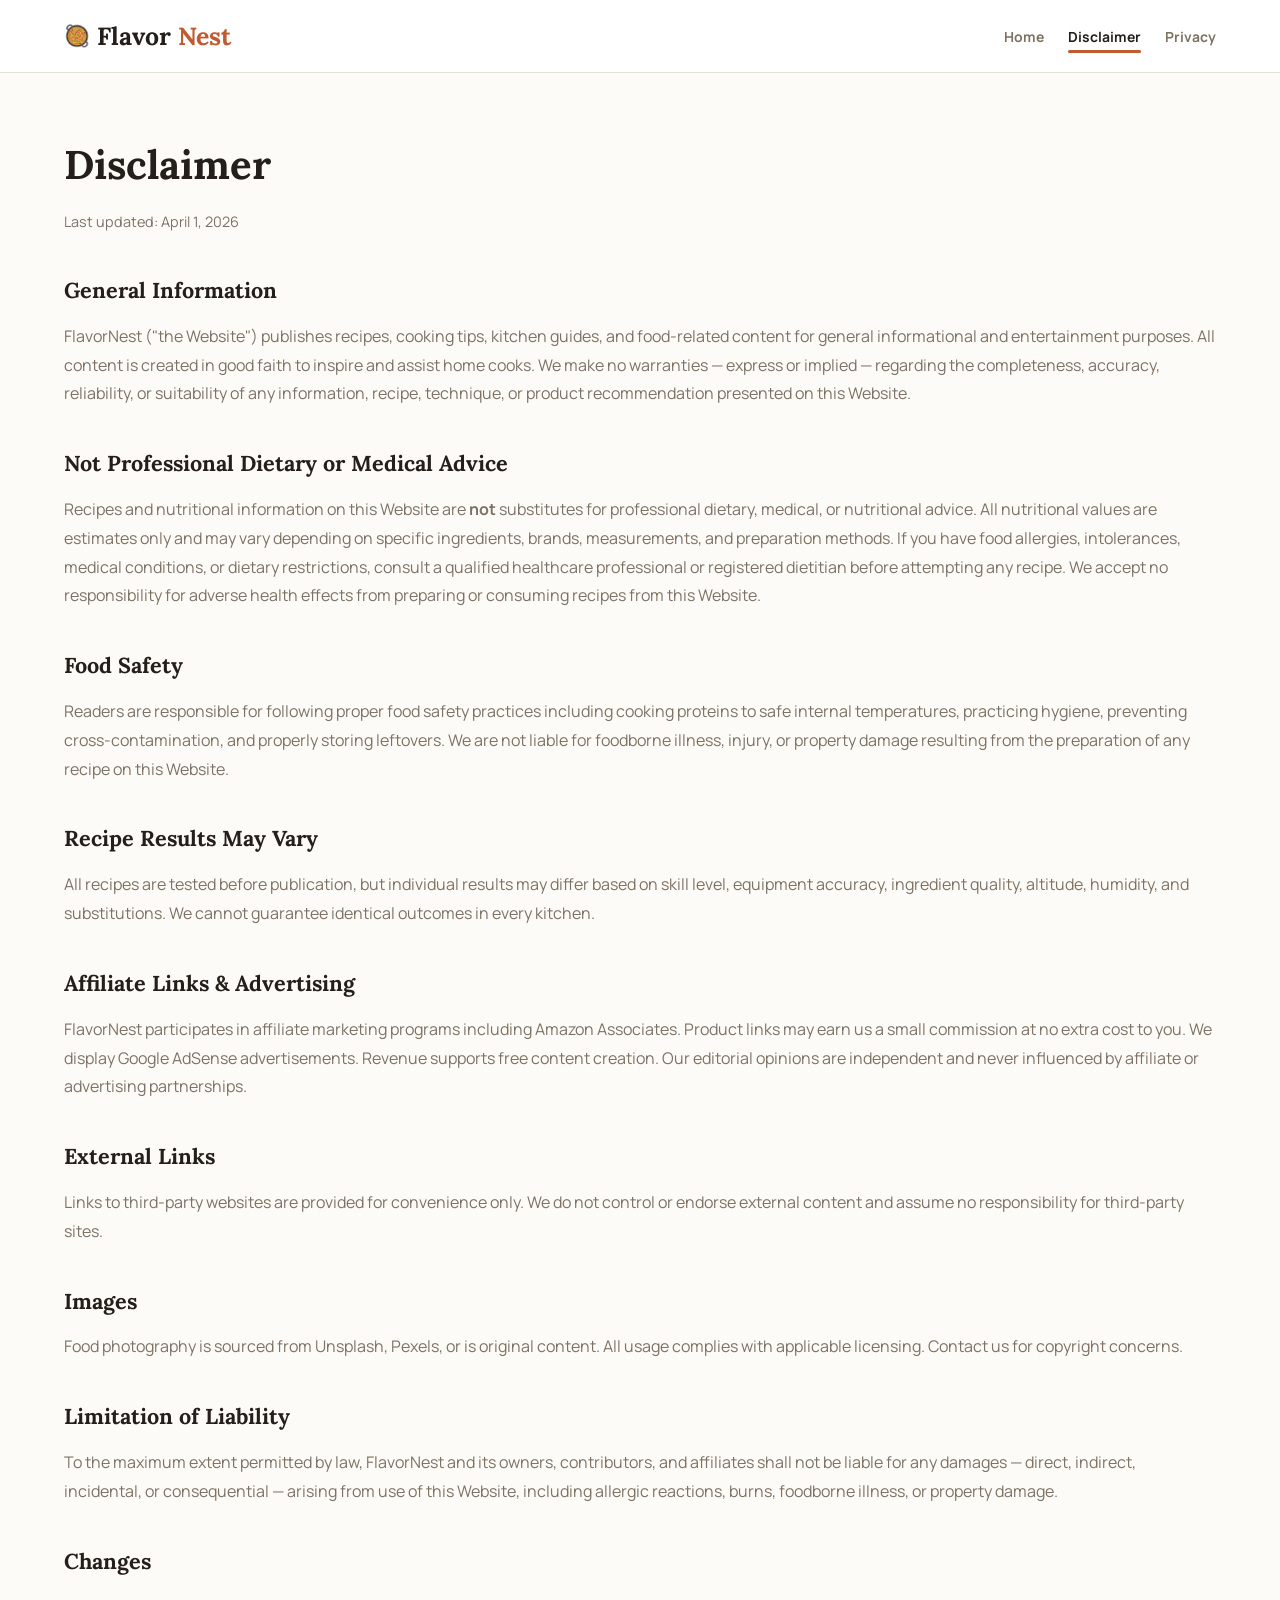
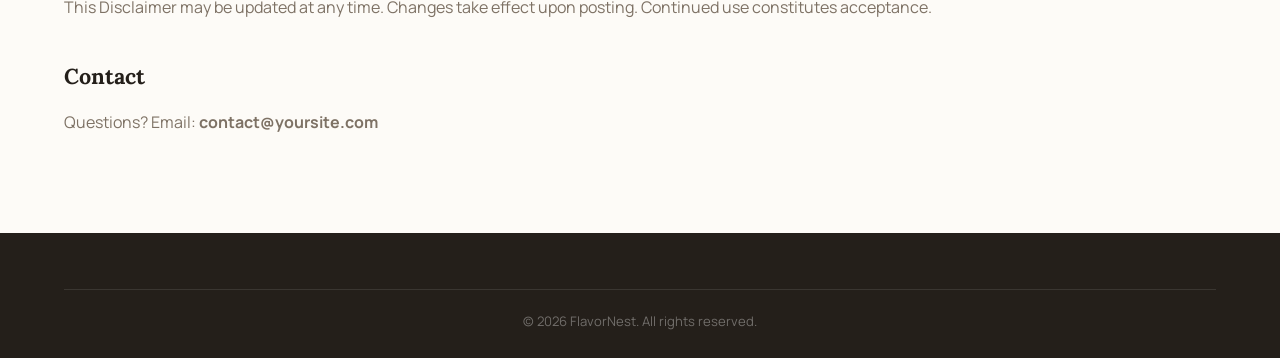
<file: public/disclaimer.html>
<!DOCTYPE html>
<html lang="en">
<head>
    <meta charset="UTF-8">
    <meta name="viewport" content="width=device-width, initial-scale=1.0">
    <meta name="description" content="Disclaimer for FlavorNest recipe website. Information about content accuracy, nutritional estimates, food safety, affiliate links, and liability.">
    <meta name="robots" content="noindex, follow">
    <title>Disclaimer — FlavorNest Recipes</title>
    <link rel="preconnect" href="https://fonts.googleapis.com">
    <link rel="preconnect" href="https://fonts.gstatic.com" crossorigin>
    <link href="https://fonts.googleapis.com/css2?family=Lora:wght@500;600;700&family=Manrope:wght@400;500;600;700;800&display=swap" rel="stylesheet">
    <link rel="stylesheet" href="style.css">
</head>
<body>

    <header class="site-hd" id="siteHd">
        <div class="container hd-row">
            <a href="index.html" class="brand-logo"><span class="brand-mark">🥘</span> Flavor<span class="brand-pop">Nest</span></a>
            <nav><ul class="site-nav" id="siteNav">
                <li><a href="index.html">Home</a></li>
                <li><a href="disclaimer.html" class="is-active">Disclaimer</a></li>
                <li><a href="privacy-policy.html">Privacy</a></li>
            </ul></nav>
            <button class="toggle" id="navToggle" aria-label="Open menu"><span></span><span></span><span></span></button>
        </div>
    </header>

    <main class="legal-sec">
        <div class="container">
            <h1>Disclaimer</h1>
            <p class="date">Last updated: April 1, 2026</p>

            <h2>General Information</h2>
            <p>FlavorNest ("the Website") publishes recipes, cooking tips, kitchen guides, and food-related content for general informational and entertainment purposes. All content is created in good faith to inspire and assist home cooks. We make no warranties — express or implied — regarding the completeness, accuracy, reliability, or suitability of any information, recipe, technique, or product recommendation presented on this Website.</p>

            <h2>Not Professional Dietary or Medical Advice</h2>
            <p>Recipes and nutritional information on this Website are <strong>not</strong> substitutes for professional dietary, medical, or nutritional advice. All nutritional values are estimates only and may vary depending on specific ingredients, brands, measurements, and preparation methods. If you have food allergies, intolerances, medical conditions, or dietary restrictions, consult a qualified healthcare professional or registered dietitian before attempting any recipe. We accept no responsibility for adverse health effects from preparing or consuming recipes from this Website.</p>

            <h2>Food Safety</h2>
            <p>Readers are responsible for following proper food safety practices including cooking proteins to safe internal temperatures, practicing hygiene, preventing cross-contamination, and properly storing leftovers. We are not liable for foodborne illness, injury, or property damage resulting from the preparation of any recipe on this Website.</p>

            <h2>Recipe Results May Vary</h2>
            <p>All recipes are tested before publication, but individual results may differ based on skill level, equipment accuracy, ingredient quality, altitude, humidity, and substitutions. We cannot guarantee identical outcomes in every kitchen.</p>

            <h2>Affiliate Links & Advertising</h2>
            <p>FlavorNest participates in affiliate marketing programs including Amazon Associates. Product links may earn us a small commission at no extra cost to you. We display Google AdSense advertisements. Revenue supports free content creation. Our editorial opinions are independent and never influenced by affiliate or advertising partnerships.</p>

            <h2>External Links</h2>
            <p>Links to third-party websites are provided for convenience only. We do not control or endorse external content and assume no responsibility for third-party sites.</p>

            <h2>Images</h2>
            <p>Food photography is sourced from Unsplash, Pexels, or is original content. All usage complies with applicable licensing. Contact us for copyright concerns.</p>

            <h2>Limitation of Liability</h2>
            <p>To the maximum extent permitted by law, FlavorNest and its owners, contributors, and affiliates shall not be liable for any damages — direct, indirect, incidental, or consequential — arising from use of this Website, including allergic reactions, burns, foodborne illness, or property damage.</p>

            <h2>Changes</h2>
            <p>This Disclaimer may be updated at any time. Changes take effect upon posting. Continued use constitutes acceptance.</p>

            <h2>Contact</h2>
            <p>Questions? Email: <strong>contact@yoursite.com</strong></p>
        </div>
    </main>

    <footer class="ft"><div class="container"><div class="ft-bar"><p>&copy; 2026 FlavorNest. All rights reserved.</p></div></div></footer>
    <script src="script.js"></script>
</body>
</html>
</file>
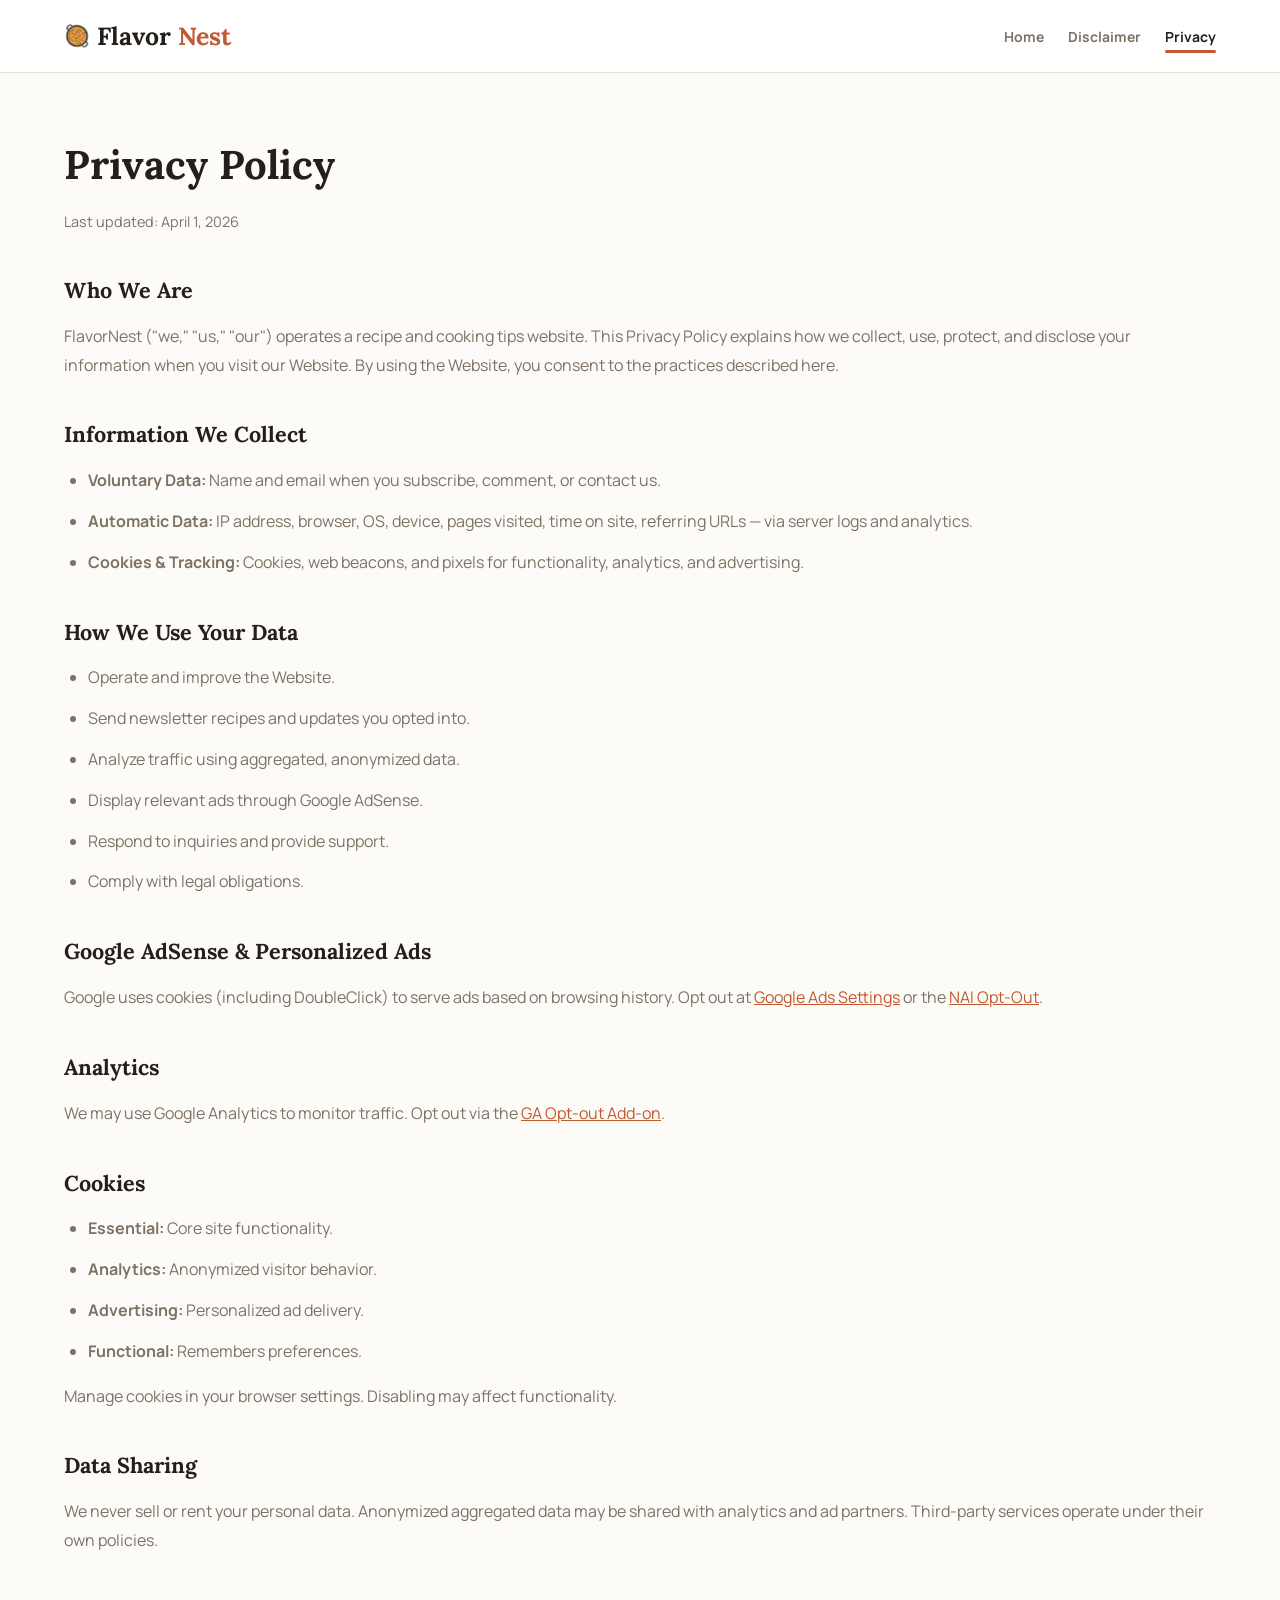
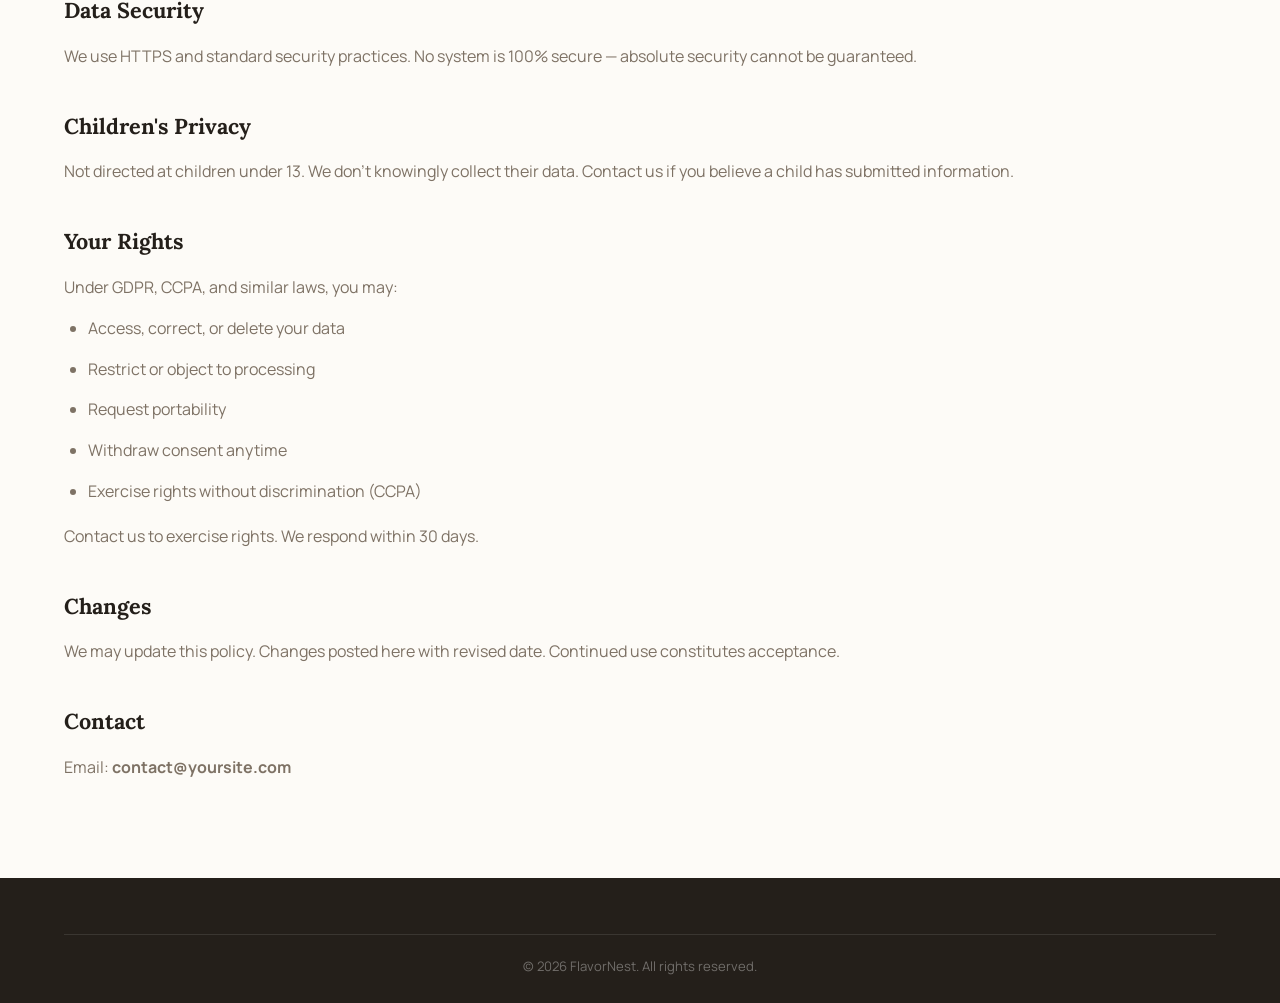
<file: public/privacy-policy.html>
<!DOCTYPE html>
<html lang="en">
<head>
    <meta charset="UTF-8">
    <meta name="viewport" content="width=device-width, initial-scale=1.0">
    <meta name="description" content="Privacy Policy for FlavorNest recipe website. How we collect, use, store, and protect your personal data.">
    <meta name="robots" content="noindex, follow">
    <title>Privacy Policy — FlavorNest Recipes</title>
    <link rel="preconnect" href="https://fonts.googleapis.com">
    <link rel="preconnect" href="https://fonts.gstatic.com" crossorigin>
    <link href="https://fonts.googleapis.com/css2?family=Lora:wght@500;600;700&family=Manrope:wght@400;500;600;700;800&display=swap" rel="stylesheet">
    <link rel="stylesheet" href="style.css">
</head>
<body>

    <header class="site-hd" id="siteHd">
        <div class="container hd-row">
            <a href="index.html" class="brand-logo"><span class="brand-mark">🥘</span> Flavor<span class="brand-pop">Nest</span></a>
            <nav><ul class="site-nav" id="siteNav">
                <li><a href="index.html">Home</a></li>
                <li><a href="disclaimer.html">Disclaimer</a></li>
                <li><a href="privacy-policy.html" class="is-active">Privacy</a></li>
            </ul></nav>
            <button class="toggle" id="navToggle" aria-label="Open menu"><span></span><span></span><span></span></button>
        </div>
    </header>

    <main class="legal-sec">
        <div class="container">
            <h1>Privacy Policy</h1>
            <p class="date">Last updated: April 1, 2026</p>

            <h2>Who We Are</h2>
            <p>FlavorNest ("we," "us," "our") operates a recipe and cooking tips website. This Privacy Policy explains how we collect, use, protect, and disclose your information when you visit our Website. By using the Website, you consent to the practices described here.</p>

            <h2>Information We Collect</h2>
            <ul>
                <li><strong>Voluntary Data:</strong> Name and email when you subscribe, comment, or contact us.</li>
                <li><strong>Automatic Data:</strong> IP address, browser, OS, device, pages visited, time on site, referring URLs — via server logs and analytics.</li>
                <li><strong>Cookies & Tracking:</strong> Cookies, web beacons, and pixels for functionality, analytics, and advertising.</li>
            </ul>

            <h2>How We Use Your Data</h2>
            <ul>
                <li>Operate and improve the Website.</li>
                <li>Send newsletter recipes and updates you opted into.</li>
                <li>Analyze traffic using aggregated, anonymized data.</li>
                <li>Display relevant ads through Google AdSense.</li>
                <li>Respond to inquiries and provide support.</li>
                <li>Comply with legal obligations.</li>
            </ul>

            <h2>Google AdSense & Personalized Ads</h2>
            <p>Google uses cookies (including DoubleClick) to serve ads based on browsing history. Opt out at <a href="https://www.google.com/settings/ads" target="_blank" rel="noopener noreferrer">Google Ads Settings</a> or the <a href="https://optout.networkadvertising.org/" target="_blank" rel="noopener noreferrer">NAI Opt-Out</a>.</p>

            <h2>Analytics</h2>
            <p>We may use Google Analytics to monitor traffic. Opt out via the <a href="https://tools.google.com/dlpage/gaoptout" target="_blank" rel="noopener noreferrer">GA Opt-out Add-on</a>.</p>

            <h2>Cookies</h2>
            <ul>
                <li><strong>Essential:</strong> Core site functionality.</li>
                <li><strong>Analytics:</strong> Anonymized visitor behavior.</li>
                <li><strong>Advertising:</strong> Personalized ad delivery.</li>
                <li><strong>Functional:</strong> Remembers preferences.</li>
            </ul>
            <p>Manage cookies in your browser settings. Disabling may affect functionality.</p>

            <h2>Data Sharing</h2>
            <p>We never sell or rent your personal data. Anonymized aggregated data may be shared with analytics and ad partners. Third-party services operate under their own policies.</p>

            <h2>Data Security</h2>
            <p>We use HTTPS and standard security practices. No system is 100% secure — absolute security cannot be guaranteed.</p>

            <h2>Children's Privacy</h2>
            <p>Not directed at children under 13. We don't knowingly collect their data. Contact us if you believe a child has submitted information.</p>

            <h2>Your Rights</h2>
            <p>Under GDPR, CCPA, and similar laws, you may:</p>
            <ul>
                <li>Access, correct, or delete your data</li>
                <li>Restrict or object to processing</li>
                <li>Request portability</li>
                <li>Withdraw consent anytime</li>
                <li>Exercise rights without discrimination (CCPA)</li>
            </ul>
            <p>Contact us to exercise rights. We respond within 30 days.</p>

            <h2>Changes</h2>
            <p>We may update this policy. Changes posted here with revised date. Continued use constitutes acceptance.</p>

            <h2>Contact</h2>
            <p>Email: <strong>contact@yoursite.com</strong></p>
        </div>
    </main>

    <footer class="ft"><div class="container"><div class="ft-bar"><p>&copy; 2026 FlavorNest. All rights reserved.</p></div></div></footer>
    <script src="script.js"></script>
</body>
</html>
</file>
<file: public/style.css>
/* ===== RESET ===== */
*,*::before,*::after{margin:0;padding:0;box-sizing:border-box}

:root{
    --olive:#5b7c4f;
    --olive-dk:#3d5635;
    --olive-lt:#ddecd5;
    --rust:#c05a30;
    --rust-dk:#943f1e;
    --rust-lt:#fbe8e0;
    --gold:#d4a94b;
    --gold-lt:#fdf5e6;
    --cream:#fdfbf7;
    --sand:#f5efe6;
    --surface:#ffffff;
    --ink:#241f1a;
    --text:#3f3730;
    --muted:#7e7265;
    --border:#e8dfd5;
    --hd:'Lora',Georgia,serif;
    --bd:'Manrope','Segoe UI',sans-serif;
    --r:20px;
    --r-sm:12px;
    --sh:0 6px 30px rgba(91,124,79,.07);
    --sh-lg:0 16px 52px rgba(91,124,79,.12);
    --t:.3s ease
}

html{scroll-behavior:smooth}
body{font-family:var(--bd);background:var(--cream);color:var(--text);line-height:1.8;-webkit-font-smoothing:antialiased}
.container{max-width:1200px;margin:0 auto;padding:0 24px}
a{color:var(--olive);text-decoration:none;transition:color var(--t)}
a:hover{color:var(--rust)}
img{max-width:100%;height:auto;display:block}
.sr-only{position:absolute;width:1px;height:1px;padding:0;margin:-1px;overflow:hidden;clip:rect(0,0,0,0);border:0}

/* ===== TAGS ===== */
.tag{
    display:inline-block;padding:6px 18px;border-radius:50px;
    font-size:.76rem;font-weight:800;letter-spacing:1px;
    background:var(--olive-lt);color:var(--olive-dk);
    text-transform:uppercase;margin-bottom:14px;
}
.tag-gold{background:var(--gold-lt);color:#8a6d20}
.tag-inv{background:rgba(255,255,255,.18);color:#fff}

/* ===== BUTTONS ===== */
.btn{
    display:inline-block;padding:15px 34px;border-radius:50px;
    font-weight:700;font-size:.94rem;font-family:var(--bd);
    cursor:pointer;border:2px solid transparent;transition:all var(--t);
}
.btn-main{background:var(--rust);color:#fff;border-color:var(--rust)}
.btn-main:hover{background:var(--rust-dk);border-color:var(--rust-dk);color:#fff;transform:translateY(-2px);box-shadow:var(--sh-lg)}
.btn-sec{background:transparent;color:var(--text);border-color:var(--border)}
.btn-sec:hover{border-color:var(--olive);color:var(--olive)}

/* ===== BANNER ===== */
.banner{background:var(--ink);color:#fff;text-align:center;padding:10px 0;font-size:.84rem;font-weight:600}
.banner a{color:var(--gold);text-decoration:underline}

/* ===== HEADER ===== */
.site-hd{background:var(--surface);border-bottom:1px solid var(--border);position:sticky;top:0;z-index:1000}
.hd-row{display:flex;justify-content:space-between;align-items:center;height:72px}

.brand-logo{display:flex;align-items:center;gap:7px;font-family:var(--hd);font-size:1.55rem;font-weight:700;color:var(--ink)}
.brand-pop{color:var(--rust)}
.brand-pop-ft{color:var(--gold)}
.brand-mark{font-size:1.3rem}
.brand-ft{color:#fff}

.site-nav{display:flex;list-style:none;gap:24px;align-items:center}
.site-nav a{font-size:.87rem;font-weight:700;color:var(--muted);position:relative;padding:4px 0}
.site-nav a::after{content:'';position:absolute;bottom:-3px;left:0;width:0;height:2.5px;border-radius:2px;background:var(--rust);transition:width var(--t)}
.site-nav a:hover::after,.site-nav a.is-active::after{width:100%}
.site-nav a:hover,.site-nav a.is-active{color:var(--ink)}
.sep{width:1px;height:18px;background:var(--border)}

.toggle{display:none;flex-direction:column;gap:5px;background:none;border:none;cursor:pointer;padding:6px}
.toggle span{display:block;width:26px;height:3px;background:var(--ink);border-radius:4px;transition:var(--t)}
.toggle.open span:nth-child(1){transform:rotate(45deg) translate(5px,6px)}
.toggle.open span:nth-child(2){opacity:0}
.toggle.open span:nth-child(3){transform:rotate(-45deg) translate(5px,-6px)}

/* ===== HERO ===== */
.hero-wrap{padding:56px 0 40px}
.hero-layout{display:grid;grid-template-columns:1fr 1.2fr;gap:44px;align-items:center}

.hero-left h1{font-family:var(--hd);font-size:2.9rem;line-height:1.16;color:var(--ink);margin-bottom:18px}
.hero-p{color:var(--muted);font-size:1.06rem;margin-bottom:28px;max-width:460px}
.hero-btns{display:flex;gap:14px;flex-wrap:wrap}

.hero-right{position:relative;display:grid;grid-template-columns:1.4fr 1fr;gap:14px}
.hero-card img{border-radius:var(--r);object-fit:cover;width:100%;box-shadow:var(--sh-lg)}
.hero-card-lg img{height:360px}
.hero-card-sm img{height:170px;align-self:end}
.hero-card-sm{align-self:end}

.hero-pill{
    position:absolute;top:20px;right:20px;
    background:var(--surface);border-radius:var(--r-sm);
    padding:12px 18px;box-shadow:var(--sh-lg);text-align:center;
    animation:drift 4s ease-in-out infinite;
}
.hero-pill strong{display:block;font-size:1rem;color:var(--rust)}
.hero-pill small{font-size:.72rem;color:var(--muted)}

@keyframes drift{0%,100%{transform:translateY(0)}50%{transform:translateY(-8px)}}

/* ===== SECTIONS ===== */
.sec{padding:84px 0}
.sec-bg{background:var(--sand)}
.sec-accent{background:linear-gradient(135deg,var(--olive-dk) 0%,var(--olive) 100%);color:#fff}

.sec-intro{text-align:center;margin-bottom:56px;max-width:700px;margin-left:auto;margin-right:auto}
.sec-intro.centered{text-align:center}
.sec-intro h2{font-family:var(--hd);font-size:2.3rem;color:var(--ink);line-height:1.2;margin-bottom:14px}
.sec-bg .sec-intro h2{color:var(--ink)}
.sec-sub{color:var(--muted);font-size:1rem}

/* ===== ENTRY CARDS ===== */
.entry{
    display:grid;grid-template-columns:1.15fr 1fr;
    background:var(--surface);border-radius:var(--r);
    box-shadow:var(--sh);overflow:hidden;margin-bottom:46px;
    transition:transform var(--t),box-shadow var(--t);
}
.entry:hover{transform:translateY(-6px);box-shadow:var(--sh-lg)}

.entry-rev{direction:rtl}
.entry-rev>*{direction:ltr}

.entry-media{position:relative;overflow:hidden}
.entry-media img{width:100%;height:100%;object-fit:cover;border-radius:0;transition:transform .6s ease}
.entry:hover .entry-media img{transform:scale(1.05)}

.entry-badge{
    position:absolute;top:18px;left:18px;
    background:var(--surface);color:var(--olive-dk);
    padding:6px 16px;border-radius:50px;
    font-size:.75rem;font-weight:800;text-transform:uppercase;
    letter-spacing:.6px;box-shadow:var(--sh);
}
.entry-rev .entry-badge{left:auto;right:18px}

.entry-text{padding:40px 44px;display:flex;flex-direction:column;justify-content:center}

.entry-idx{
    font-family:var(--hd);font-size:3.8rem;font-weight:700;
    color:var(--olive-lt);line-height:1;margin-bottom:4px;
}

.entry-text h3{font-family:var(--hd);font-size:1.4rem;color:var(--ink);margin-bottom:16px;line-height:1.3}
.entry-text p{color:var(--muted);font-size:.96rem}

/* ===== COLLECTION GRID ===== */
.coll-grid{display:grid;grid-template-columns:repeat(auto-fit,minmax(260px,1fr));gap:22px}

.coll-card{
    position:relative;display:block;border-radius:var(--r);
    overflow:hidden;height:240px;
    transition:transform var(--t),box-shadow var(--t);
}
.coll-card:hover{transform:translateY(-5px);box-shadow:var(--sh-lg)}
.coll-card img{width:100%;height:100%;object-fit:cover;transition:transform .5s ease}
.coll-card:hover img{transform:scale(1.08)}

.coll-overlay{
    position:absolute;inset:0;
    background:linear-gradient(0deg,rgba(36,31,26,.75) 0%,transparent 60%);
    display:flex;flex-direction:column;justify-content:flex-end;
    padding:24px;color:#fff;
}
.coll-overlay h3{font-family:var(--hd);font-size:1.2rem;margin-bottom:4px}
.coll-overlay span{font-size:.8rem;opacity:.8}

/* ===== SIGNUP ===== */
.signup-box{max-width:580px;margin:0 auto;text-align:center}
.signup-box h2{font-family:var(--hd);font-size:2.1rem;color:#fff;margin-bottom:12px}
.signup-box>p{opacity:.85;margin-bottom:28px}
.signup-box small{display:block;margin-top:14px;opacity:.5;font-size:.82rem}

.signup-form{display:flex;gap:12px;justify-content:center;flex-wrap:wrap}
.signup-form input[type="email"]{
    flex:1;min-width:240px;padding:15px 22px;
    border:2px solid rgba(255,255,255,.25);border-radius:50px;
    background:rgba(255,255,255,.1);color:#fff;
    font-size:1rem;font-family:var(--bd);outline:none;transition:border var(--t);
}
.signup-form input::placeholder{color:rgba(255,255,255,.5)}
.signup-form input:focus{border-color:var(--gold)}

/* ===== AD ===== */
.ad-block{margin:34px auto;text-align:center;min-height:90px}

/* ===== FOOTER ===== */
.ft{background:var(--ink);color:#fff;padding:56px 0 24px}
.ft-cols{display:grid;grid-template-columns:1.5fr repeat(3,1fr);gap:36px;margin-bottom:40px}
.ft-main p{color:rgba(255,255,255,.55);font-size:.9rem;margin-top:12px}
.ft-col h4{font-size:.82rem;text-transform:uppercase;letter-spacing:1.2px;margin-bottom:16px;color:rgba(255,255,255,.7)}
.ft-col ul{list-style:none}
.ft-col li{margin-bottom:8px}
.ft-col a{color:rgba(255,255,255,.55);font-size:.88rem}
.ft-col a:hover{color:var(--gold)}
.ft-bar{border-top:1px solid rgba(255,255,255,.1);padding-top:20px;text-align:center;font-size:.82rem;color:rgba(255,255,255,.35)}

/* ===== LEGAL ===== */
.legal-sec{padding:56px 0 84px}
.legal-sec h1{font-family:var(--hd);font-size:2.5rem;color:var(--ink);margin-bottom:8px}
.legal-sec .date{color:var(--muted);margin-bottom:36px;font-size:.9rem}
.legal-sec h2{font-family:var(--hd);font-size:1.35rem;margin-top:36px;margin-bottom:12px;color:var(--ink);text-align:left}
.legal-sec p,.legal-sec li{color:var(--muted);font-size:1rem;margin-bottom:12px}
.legal-sec ul{padding-left:24px;margin-bottom:16px}
.legal-sec a{color:var(--rust);text-decoration:underline}

/* ===== RESPONSIVE ===== */
@media(max-width:1024px){
    .hero-layout{grid-template-columns:1fr;text-align:center}
    .hero-p{margin:0 auto 28px}
    .hero-btns{justify-content:center}
    .hero-right{max-width:560px;margin:0 auto}
    .hero-pill{top:10px;right:10px}
    .entry,.entry-rev{grid-template-columns:1fr;direction:ltr}
    .entry-rev>*{direction:ltr}
    .entry-rev .entry-badge{left:18px;right:auto}
    .entry-media img{height:300px}
}
@media(max-width:768px){
    .site-nav{
        display:none;flex-direction:column;
        position:absolute;top:72px;left:0;right:0;
        background:var(--surface);padding:28px;gap:16px;
        box-shadow:var(--sh-lg);border-bottom:1px solid var(--border)
    }
    .site-nav.open{display:flex}
    .sep{display:none}
    .toggle{display:flex}
    .hero-left h1{font-size:2rem}
    .hero-card-lg img{height:260px}
    .hero-card-sm img{height:120px}
    .sec{padding:56px 0}
    .entry-text{padding:26px}
    .entry-idx{font-size:2.6rem}
    .ft-cols{grid-template-columns:1fr 1fr;gap:28px}
    .coll-card{height:200px}
}
@media(max-width:480px){
    .ft-cols{grid-template-columns:1fr}
    .hero-right{grid-template-columns:1fr}
    .hero-card-sm{display:none}
}
</file>
